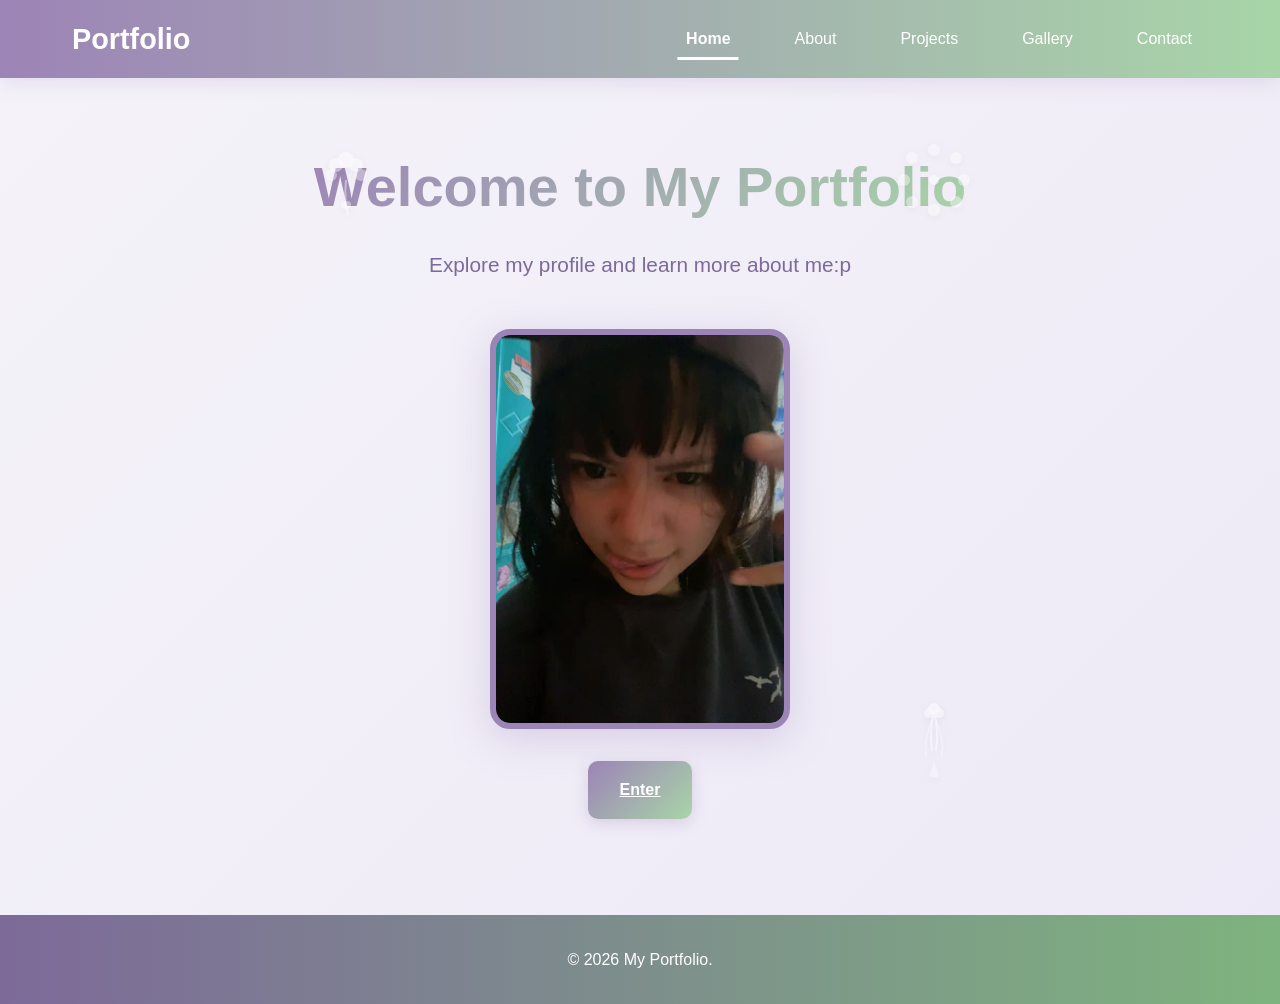
<file: index.html>
<!DOCTYPE html>
<html lang="en">
<head>
    <meta charset="UTF-8">
    <meta name="viewport" content="width=device-width, initial-scale=1.0">
    <title>Home - My Portfolio</title>
    <link rel="stylesheet" href="styles.css">
</head>
<body>
    <!-- Navigation Bar -->
    <nav class="navbar">
        <div class="nav-container">
            <div class="logo">Portfolio</div>
            <ul class="nav-menu">
                <li><a href="index.html" class="nav-link active">Home</a></li>
                <li><a href="about.html" class="nav-link">About</a></li>
                <li><a href="projects.html" class="nav-link">Projects</a></li>
                <li><a href="gallery.html" class="nav-link">Gallery</a></li>
                <li><a href="contact.html" class="nav-link">Contact</a></li>
            </ul>
        </div>
    </nav>

    <!-- Main Content -->
    <main class="home-container">
        <!-- Decorative Doodles -->
        <div class="doodle doodle-rose top-left">
            <svg viewBox="0 0 100 100" xmlns="http://www.w3.org/2000/svg">
                <circle cx="50" cy="30" r="8" fill="white" opacity="0.8"/>
                <circle cx="40" cy="35" r="7" fill="white" opacity="0.7"/>
                <circle cx="60" cy="35" r="7" fill="white" opacity="0.7"/>
                <circle cx="35" cy="45" r="6" fill="white" opacity="0.6"/>
                <circle cx="65" cy="45" r="6" fill="white" opacity="0.6"/>
                <path d="M 50 50 Q 48 70 52 85" stroke="white" stroke-width="2" fill="none" opacity="0.7"/>
                <ellipse cx="48" cy="75" rx="3" ry="4" fill="white" opacity="0.7"/>
                <ellipse cx="52" cy="75" rx="3" ry="4" fill="white" opacity="0.7"/>
            </svg>
        </div>

        <div class="doodle doodle-tulip bottom-right">
            <svg viewBox="0 0 100 100" xmlns="http://www.w3.org/2000/svg">
                <path d="M 50 20 Q 45 40 48 60" stroke="white" stroke-width="2" fill="none" opacity="0.7"/>
                <path d="M 50 20 Q 55 40 52 60" stroke="white" stroke-width="2" fill="none" opacity="0.7"/>
                <path d="M 50 25 Q 40 45 42 65" stroke="white" stroke-width="1.5" fill="none" opacity="0.5"/>
                <path d="M 50 25 Q 60 45 58 65" stroke="white" stroke-width="1.5" fill="none" opacity="0.5"/>
                <circle cx="50" cy="18" r="6" fill="white" opacity="0.8"/>
                <circle cx="45" cy="22" r="5" fill="white" opacity="0.7"/>
                <circle cx="55" cy="22" r="5" fill="white" opacity="0.7"/>
                <path d="M 50 70 L 45 85 Q 50 88 55 85 Z" fill="white" opacity="0.6"/>
            </svg>
        </div>

        <div class="doodle doodle-flower top-right">
            <svg viewBox="0 0 100 100" xmlns="http://www.w3.org/2000/svg">
                <circle cx="50" cy="50" r="5" fill="white" opacity="0.8"/>
                <circle cx="50" cy="20" r="6" fill="white" opacity="0.7"/>
                <circle cx="80" cy="50" r="6" fill="white" opacity="0.7"/>
                <circle cx="50" cy="80" r="6" fill="white" opacity="0.7"/>
                <circle cx="20" cy="50" r="6" fill="white" opacity="0.7"/>
                <circle cx="72" cy="28" r="6" fill="white" opacity="0.7"/>
                <circle cx="72" cy="72" r="6" fill="white" opacity="0.7"/>
                <circle cx="28" cy="28" r="6" fill="white" opacity="0.7"/>
                <circle cx="28" cy="72" r="6" fill="white" opacity="0.7"/>
            </svg>
        </div>

        <!-- Hero Section -->
        <section class="hero">
            <div class="hero-content">
                <h1 class="hero-title">Welcome to My Portfolio</h1>
                <p class="hero-subtitle">Explore my profile and learn more about me:p</p>
            </div>

            <!-- Background Image Container -->
            <div class="image-container">
                <img id="homeImage" src="aira (2).jpg" alt="Profile Photo" class="home-image">
                
                <!-- Image Controls -->
                <div class="image-controls">
                    <a href="about.html" class="upload-btn">
                        Enter
                    </a>
                </div>
            </div>
        </section>
    </main>

    <!-- Footer -->
    <footer class="footer">
        <p>&copy; 2026 My Portfolio.</p>
    </footer>
</body>
</html>
</file>
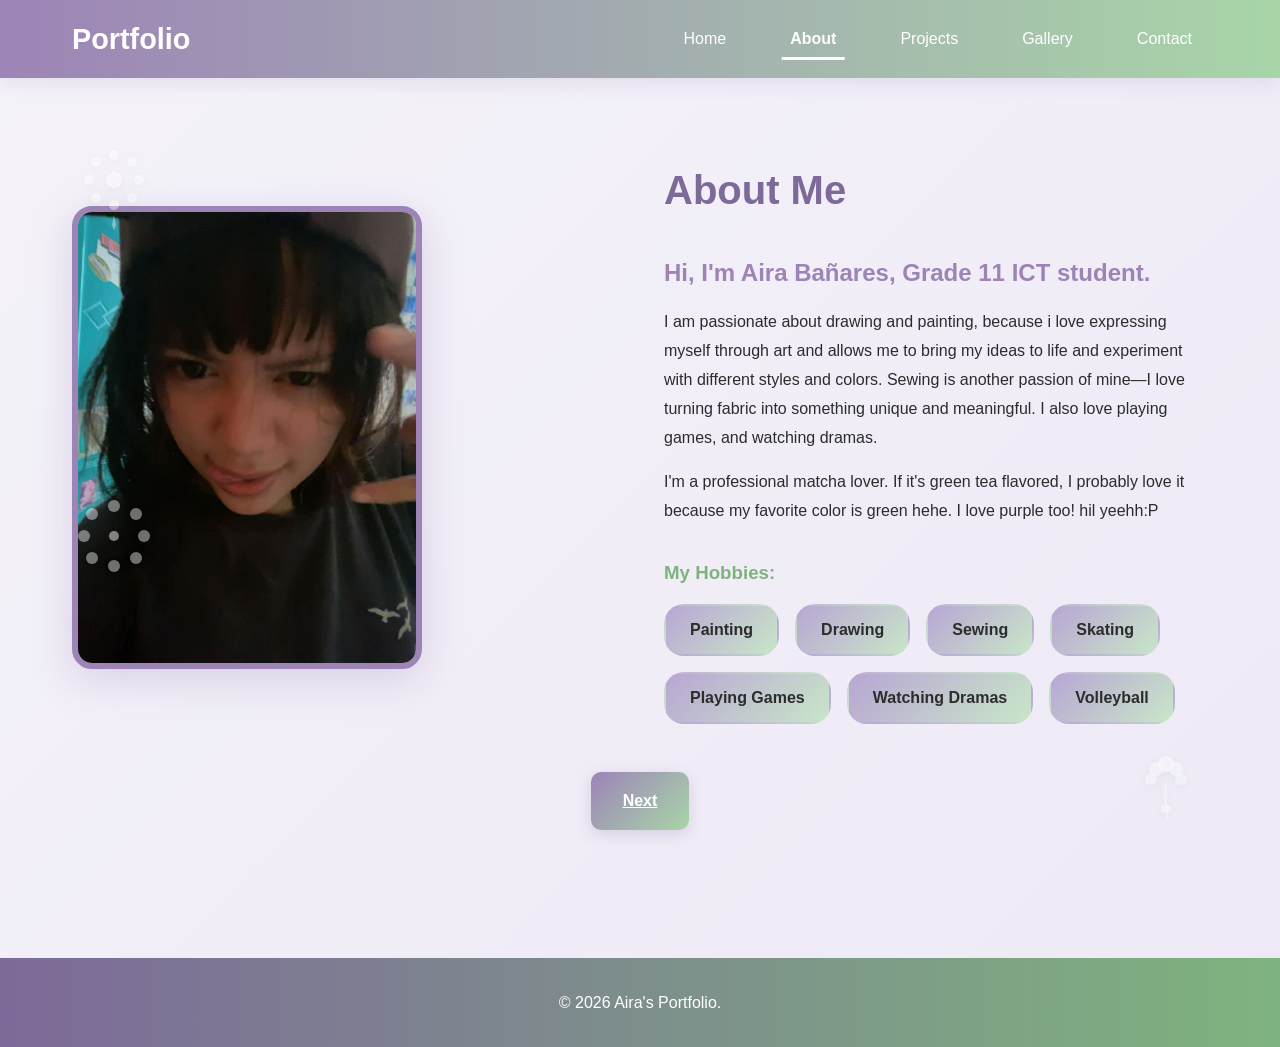
<file: about.html>
<!DOCTYPE html>
<html lang="en">
<head>
    <meta charset="UTF-8">
    <meta name="viewport" content="width=device-width, initial-scale=1.0">
    <title>About Me - My Portfolio</title>
    <link rel="stylesheet" href="styles.css">
</head>
<body>
    <!-- Navigation Bar -->
    <nav class="navbar">
        <div class="nav-container">
            <div class="logo">Portfolio</div>
            <ul class="nav-menu">
                <li><a href="index.html" class="nav-link">Home</a></li>
                <li><a href="about.html" class="nav-link active">About</a></li>
                <li><a href="projects.html" class="nav-link">Projects</a></li>
                <li><a href="gallery.html" class="nav-link">Gallery</a></li>
                <li><a href="contact.html" class="nav-link">Contact</a></li>
            </ul>
        </div>
    </nav>

    <!-- Main Content -->
    <main class="about-container">
        <!-- Decorative Doodles -->
        <div class="doodle doodle-sunflower top-left">
            <svg viewBox="0 0 100 100" xmlns="http://www.w3.org/2000/svg">
                <circle cx="50" cy="50" r="8" fill="white" opacity="0.8"/>
                <circle cx="50" cy="25" r="5" fill="white" opacity="0.7"/>
                <circle cx="75" cy="50" r="5" fill="white" opacity="0.7"/>
                <circle cx="50" cy="75" r="5" fill="white" opacity="0.7"/>
                <circle cx="25" cy="50" r="5" fill="white" opacity="0.7"/>
                <circle cx="68" cy="32" r="5" fill="white" opacity="0.7"/>
                <circle cx="68" cy="68" r="5" fill="white" opacity="0.7"/>
                <circle cx="32" cy="32" r="5" fill="white" opacity="0.7"/>
                <circle cx="32" cy="68" r="5" fill="white" opacity="0.7"/>
                <path d="M 50 85 L 48 95 L 50 100 L 52 95 Z" fill="white" opacity="0.6"/>
            </svg>
        </div>

        <div class="doodle doodle-rose bottom-right">
            <svg viewBox="0 0 100 100" xmlns="http://www.w3.org/2000/svg">
                <circle cx="50" cy="30" r="8" fill="white" opacity="0.8"/>
                <circle cx="40" cy="35" r="7" fill="white" opacity="0.7"/>
                <circle cx="60" cy="35" r="7" fill="white" opacity="0.7"/>
                <circle cx="35" cy="45" r="6" fill="white" opacity="0.6"/>
                <circle cx="65" cy="45" r="6" fill="white" opacity="0.6"/>
                <path d="M 50 50 Q 48 70 52 85" stroke="white" stroke-width="2" fill="none" opacity="0.7"/>
                <ellipse cx="48" cy="75" rx="3" ry="4" fill="white" opacity="0.7"/>
                <ellipse cx="52" cy="75" rx="3" ry="4" fill="white" opacity="0.7"/>
            </svg>
        </div>

        <div class="doodle doodle-flower middle-left">
            <svg viewBox="0 0 100 100" xmlns="http://www.w3.org/2000/svg">
                <circle cx="50" cy="50" r="5" fill="white" opacity="0.8"/>
                <circle cx="50" cy="20" r="6" fill="white" opacity="0.7"/>
                <circle cx="80" cy="50" r="6" fill="white" opacity="0.7"/>
                <circle cx="50" cy="80" r="6" fill="white" opacity="0.7"/>
                <circle cx="20" cy="50" r="6" fill="white" opacity="0.7"/>
                <circle cx="72" cy="28" r="6" fill="white" opacity="0.7"/>
                <circle cx="72" cy="72" r="6" fill="white" opacity="0.7"/>
                <circle cx="28" cy="28" r="6" fill="white" opacity="0.7"/>
                <circle cx="28" cy="72" r="6" fill="white" opacity="0.7"/>
            </svg>
        </div>

        <!-- Profile Section -->
        <section class="profile-section">
            <div class="profile-grid">
                <!-- Profile Image -->
                <div class="profile-image-wrapper">
                    <img src="aira (2).jpg" alt="Profile Photo" class="profile-image">
                </div>

                <!-- Profile Info -->
                <div class="profile-info">
                    <h1 class="profile-name">About Me</h1>
                    <p class="profile-title"></p>
                    
                    <div class="bio-section">
                        <h2>Hi, I'm Aira Bañares, Grade 11 ICT student. </h2>
                        <p class="bio-text">
                           I am passionate about drawing and painting, because i love expressing myself through art and allows me to bring my ideas to life and experiment with different styles and colors. Sewing is another passion of mine—I love turning fabric into something unique and meaningful. I also love playing games, and watching dramas.
                     </p>
                    <p class="bio-text">
                        I'm a professional matcha lover. If it's green tea flavored, I probably love it because my favorite color is green hehe. I love purple too! hil yeehh:P
                    </p>
                    </div>

                    <!-- Skills Section -->
                    <div class="skills-section">
                        <h3>My Hobbies:</h3>
                        <div class="skills-list">
                            <span class="skill-tag">Painting</span>
                            <span class="skill-tag">Drawing</span>
                            <span class="skill-tag">Sewing</span>
                            <span class="skill-tag">Skating</span>
                            <span class="skill-tag">Playing Games</span>
                            <span class="skill-tag">Watching Dramas</span>
                            <span class="skill-tag">Volleyball</span>
                        </div>
                    </div>
                </div>
            </div>
        </section>

        <!-- Next Button -->
        <div class="next-button-container">
            <a href="projects.html" class="upload-btn">
                Next
            </a>
        </div>
    </main>

    <!-- Footer -->
    <footer class="footer">
        <p>&copy; 2026 Aira's Portfolio.</p>
    </footer>
</body>
</html>
</file>
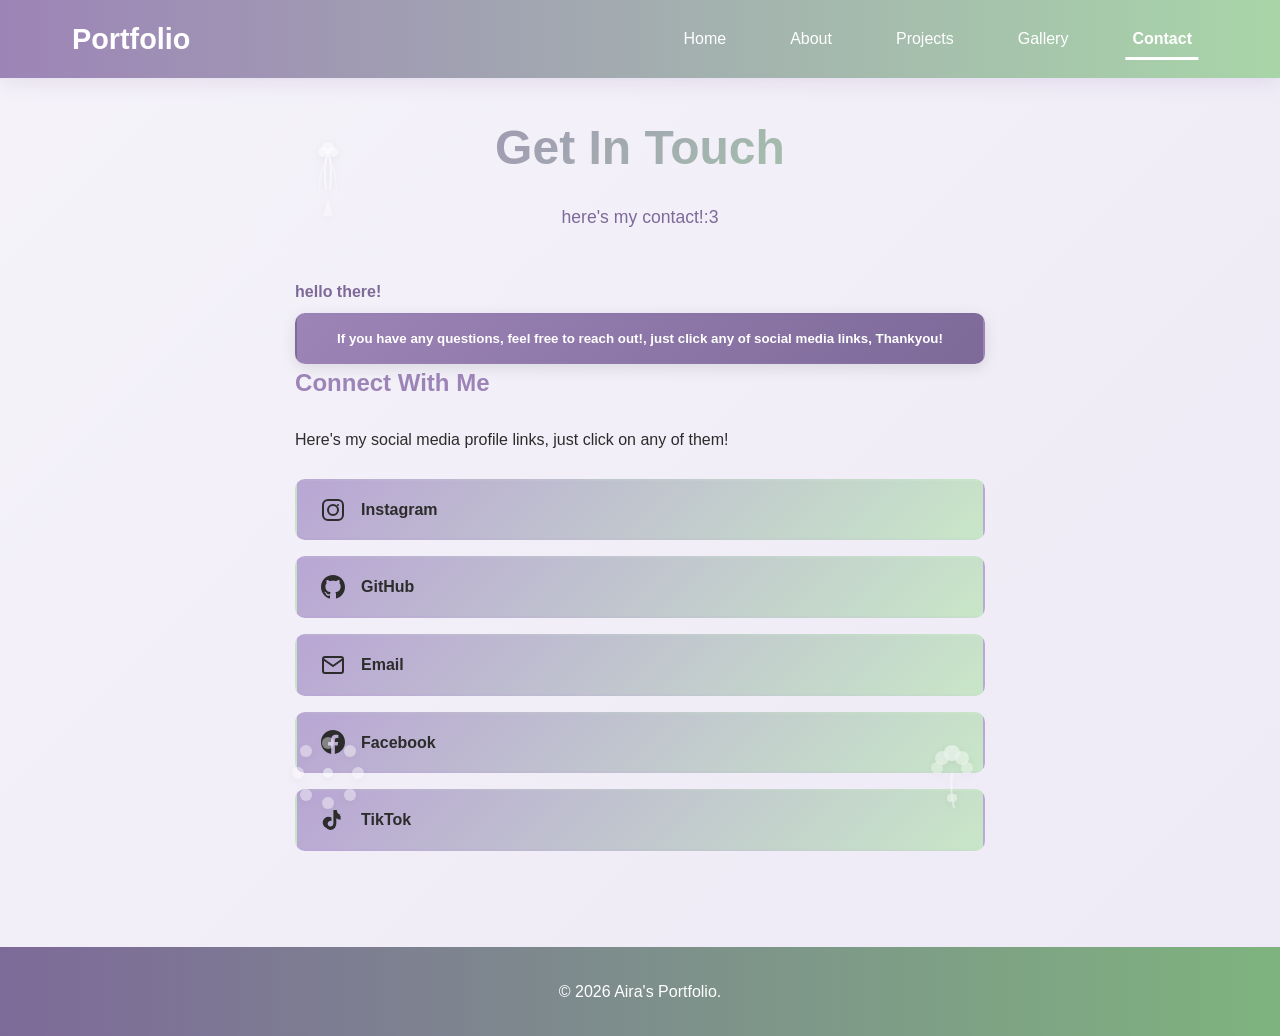
<file: contact.html>
<!DOCTYPE html>
<html lang="en">
<head>
    <meta charset="UTF-8">
    <meta name="viewport" content="width=device-width, initial-scale=1.0">
    <title>Contact - My Portfolio</title>
    <link rel="stylesheet" href="styles.css">
</head>
<body>
    <!-- Navigation Bar -->
    <nav class="navbar">
        <div class="nav-container">
            <div class="logo">Portfolio</div>
            <ul class="nav-menu">
                <li><a href="index.html" class="nav-link">Home</a></li>
                <li><a href="about.html" class="nav-link">About</a></li>
                <li><a href="projects.html" class="nav-link">Projects</a></li>
                <li><a href="gallery.html" class="nav-link">Gallery</a></li>
                <li><a href="contact.html" class="nav-link active">Contact</a></li>
            </ul>
        </div>
    </nav>

    <!-- Main Content -->
    <main class="contact-container">
        <!-- Decorative Doodles -->
        <div class="doodle doodle-tulip top-left">
            <svg viewBox="0 0 100 100" xmlns="http://www.w3.org/2000/svg">
                <path d="M 50 20 Q 45 40 48 60" stroke="white" stroke-width="2" fill="none" opacity="0.7"/>
                <path d="M 50 20 Q 55 40 52 60" stroke="white" stroke-width="2" fill="none" opacity="0.7"/>
                <path d="M 50 25 Q 40 45 42 65" stroke="white" stroke-width="1.5" fill="none" opacity="0.5"/>
                <path d="M 50 25 Q 60 45 58 65" stroke="white" stroke-width="1.5" fill="none" opacity="0.5"/>
                <circle cx="50" cy="18" r="6" fill="white" opacity="0.8"/>
                <circle cx="45" cy="22" r="5" fill="white" opacity="0.7"/>
                <circle cx="55" cy="22" r="5" fill="white" opacity="0.7"/>
                <path d="M 50 70 L 45 85 Q 50 88 55 85 Z" fill="white" opacity="0.6"/>
            </svg>
        </div>

        <div class="doodle doodle-rose bottom-right">
            <svg viewBox="0 0 100 100" xmlns="http://www.w3.org/2000/svg">
                <circle cx="50" cy="30" r="8" fill="white" opacity="0.8"/>
                <circle cx="40" cy="35" r="7" fill="white" opacity="0.7"/>
                <circle cx="60" cy="35" r="7" fill="white" opacity="0.7"/>
                <circle cx="35" cy="45" r="6" fill="white" opacity="0.6"/>
                <circle cx="65" cy="45" r="6" fill="white" opacity="0.6"/>
                <path d="M 50 50 Q 48 70 52 85" stroke="white" stroke-width="2" fill="none" opacity="0.7"/>
                <ellipse cx="48" cy="75" rx="3" ry="4" fill="white" opacity="0.7"/>
                <ellipse cx="52" cy="75" rx="3" ry="4" fill="white" opacity="0.7"/>
            </svg>
        </div>

        <div class="doodle doodle-flower bottom-left">
            <svg viewBox="0 0 100 100" xmlns="http://www.w3.org/2000/svg">
                <circle cx="50" cy="50" r="5" fill="white" opacity="0.8"/>
                <circle cx="50" cy="20" r="6" fill="white" opacity="0.7"/>
                <circle cx="80" cy="50" r="6" fill="white" opacity="0.7"/>
                <circle cx="50" cy="80" r="6" fill="white" opacity="0.7"/>
                <circle cx="20" cy="50" r="6" fill="white" opacity="0.7"/>
                <circle cx="72" cy="28" r="6" fill="white" opacity="0.7"/>
                <circle cx="72" cy="72" r="6" fill="white" opacity="0.7"/>
                <circle cx="28" cy="28" r="6" fill="white" opacity="0.7"/>
                <circle cx="28" cy="72" r="6" fill="white" opacity="0.7"/>
            </svg>
        </div>

        <!-- Page Title -->
        <div class="page-header">
            <h1>Get In Touch</h1>
            <p>here's my contact!:3</p>
        </div>

        <!-- reminder -->
                        <div class="form-group">
                            <label for="message"> hello there!</label>
                        </div>

                        <button type="submit" class="btn btn-primary">If you have any questions, feel free to reach out!, just click any of social media links, Thankyou!</button>
                    </form>
                </div>

                <!-- Social Media Links -->
                <div class="social-section">
                    <h2>Connect With Me</h2>
                    <p>Here's my social media profile links, just click on any of them!</p>
                    
                    <div class="social-links">
                        <a href="https://www.instagram.com/xoxo.qya" class="social-link instagram-link" target="_blank">
                            <svg viewBox="0 0 24 24" xmlns="http://www.w3.org/2000/svg">
                                <rect x="2" y="2" width="20" height="20" rx="5" ry="5" fill="none" stroke="currentColor" stroke-width="2"/>
                                <circle cx="12" cy="12" r="5" fill="none" stroke="currentColor" stroke-width="2"/>
                                <circle cx="17" cy="7" r="1" fill="currentColor"/>
                            </svg>
                            Instagram
                        </a>
                        <a href="https://www.github.com/airabnrz0o" class="social-link github-link" target="_blank">
                            <svg viewBox="0 0 24 24" xmlns="http://www.w3.org/2000/svg">
                                <path d="M12 0C5.37 0 0 5.37 0 12c0 5.31 3.435 9.795 8.205 11.385.6.105.825-.255.825-.57 0-.285-.015-1.23-.015-2.235-3.015.555-3.795-.735-4.035-1.41-.135-.345-.72-1.41-1.23-1.695-.42-.225-1.02-.78-.015-.795.945-.015 1.62.87 1.845 1.23 1.08 1.815 2.805 1.305 3.495.99.105-.78.42-1.305.765-1.605-2.67-.3-5.46-1.335-5.46-5.925 0-1.305.465-2.385 1.23-3.225-.12-.3-.54-1.53.12-3.18 0 0 1.005-.315 3.3 1.23.96-.27 1.98-.405 3-.405s2.04.135 3 0.405c2.295-1.56 3.3-1.23 3.3-1.23.66 1.65.24 2.88.12 3.18.765.84 1.23 1.905 1.23 3.225 0 4.605-2.805 5.625-5.475 5.925.435.375.81 1.095.81 2.22 0 1.605-.015 2.895-.015 3.3 0 .315.225.69.825.57A12.01 12.01 0 0012 24c6.63 0 12-5.37 12-12 0-6.63-5.37-12-12-12z" fill="currentColor"/>
                            </svg>
                            GitHub
                        </a>
                        <a href="mailto:your.airabanares.0o@gmail.com" class="social-link email-link">
                            <svg viewBox="0 0 24 24" xmlns="http://www.w3.org/2000/svg">
                                <rect x="2" y="4" width="20" height="16" rx="2" ry="2" fill="none" stroke="currentColor" stroke-width="2"/>
                                <path d="M22 6L12 13L2 6" fill="none" stroke="currentColor" stroke-width="2" stroke-linejoin="round"/>
                            </svg>
                            Email
                        </a>
                        <a href="https://www.facebook.com/quinii.ie" class="social-link facebook-link" target="_blank">
                            <svg viewBox="0 0 24 24" xmlns="http://www.w3.org/2000/svg">
                                <path d="M24 12.073c0-6.627-5.373-12-12-12s-12 5.373-12 12c0 5.99 4.388 10.954 10.125 11.854v-8.385H7.078v-3.47h3.047V9.43c0-3.007 1.792-4.669 4.533-4.669 1.312 0 2.686.235 2.686.235v2.953H15.83c-1.491 0-1.956.925-1.956 1.874v2.25h3.328l-.532 3.47h-2.796v8.385C19.612 23.027 24 18.062 24 12.073z" fill="currentColor"/>
                            </svg>
                            Facebook
                        </a>
                        <a href="https://www.tiktok.com/@fuku.0o" class="social-link tiktok-link" target="_blank">
                            <svg viewBox="0 0 24 24" xmlns="http://www.w3.org/2000/svg">
                                <path d="M19.59 6.69a4.83 4.83 0 0 1-3.77-4.25V2h-3.45v13.67a2.89 2.89 0 0 1-5.1 1.75 2.9 2.9 0 0 1 2.31-4.64 2.88 2.88 0 0 1 .88.13V9.4a5.85 5.85 0 0 0-.44-.05A5.7 5.7 0 0 0 5 19.77a5.7 5.7 0 0 0 9.14-.3 8.05 8.05 0 0 0 1.17-4.71V10.3a7.22 7.22 0 0 0 4.29 1.39v-3.8a4.6 4.6 0 0 1-1 .09z" fill="currentColor"/>
                            </svg>
                            TikTok
                        </a>
                    </div>
                </div>
            </div>
        </section>
    </main>

    <!-- Footer -->
    <footer class="footer">
        <p>&copy; 2026 Aira's Portfolio.</p>
    </footer>
</body>
</html>
</file>
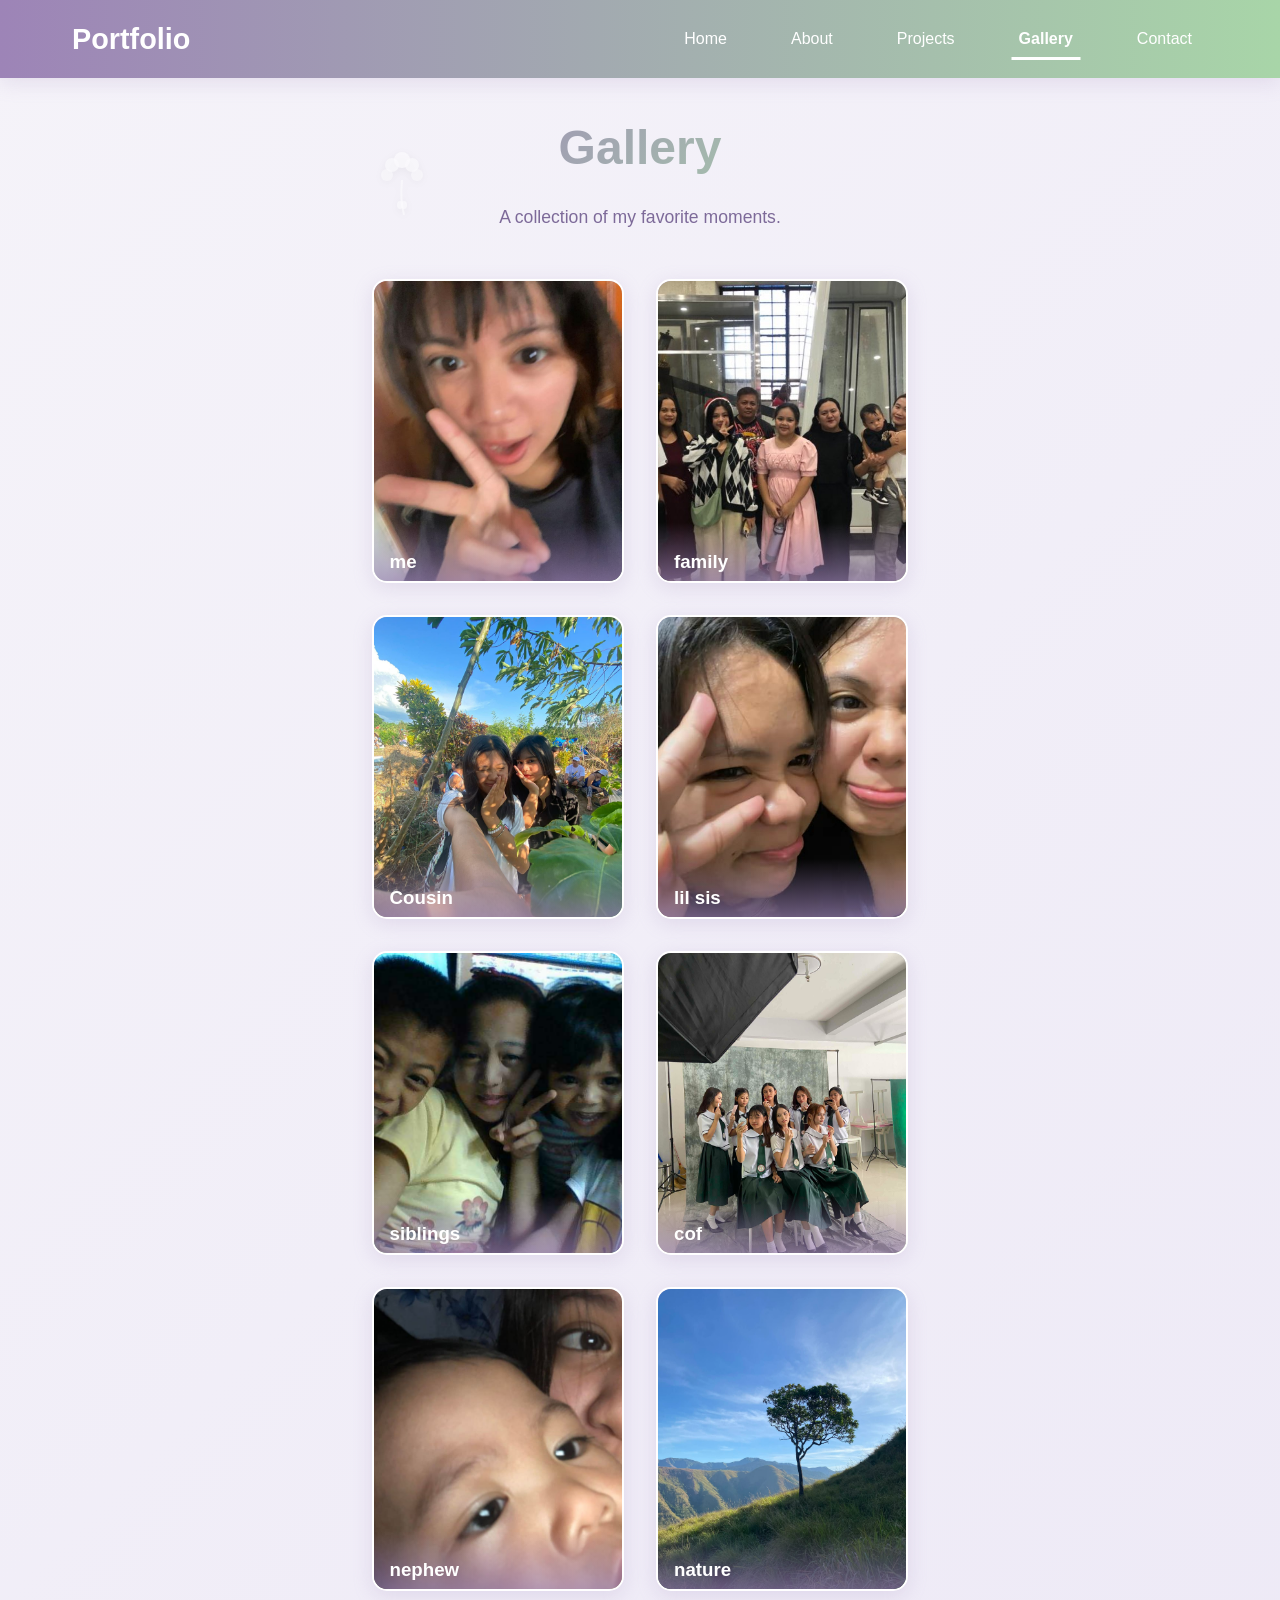
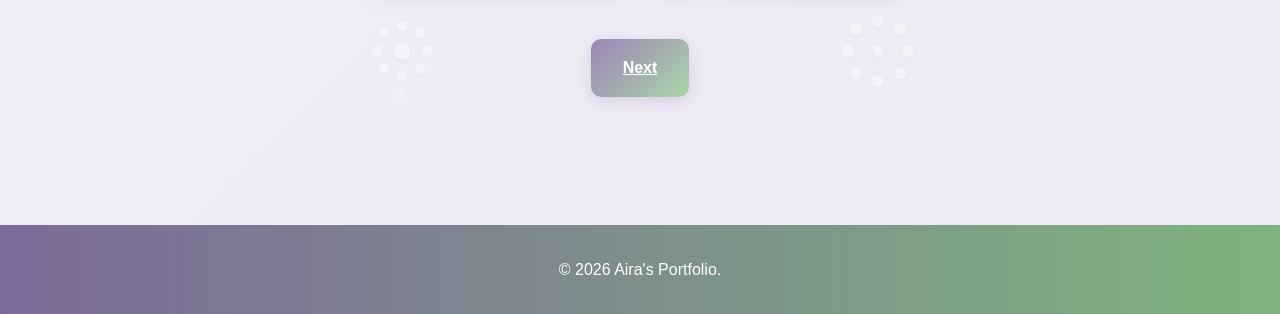
<file: gallery.html>
<!DOCTYPE html>
<html lang="en">
<head>
    <meta charset="UTF-8">
    <meta name="viewport" content="width=device-width, initial-scale=1.0">
    <title>Gallery - My Portfolio</title>
    <link rel="stylesheet" href="styles.css">
</head>
<body>
    <!-- Navigation Bar -->
    <nav class="navbar">
        <div class="nav-container">
            <div class="logo">Portfolio</div>
            <ul class="nav-menu">
                <li><a href="index.html" class="nav-link">Home</a></li>
                <li><a href="about.html" class="nav-link">About</a></li>
                <li><a href="projects.html" class="nav-link">Projects</a></li>
                <li><a href="gallery.html" class="nav-link active">Gallery</a></li>
                <li><a href="contact.html" class="nav-link">Contact</a></li>
            </ul>
        </div>
    </nav>

    <!-- Main Content -->
    <main class="gallery-container">
        <!-- Decorative Doodles -->
        <div class="doodle doodle-rose top-left">
            <svg viewBox="0 0 100 100" xmlns="http://www.w3.org/2000/svg">
                <circle cx="50" cy="30" r="8" fill="white" opacity="0.8"/>
                <circle cx="40" cy="35" r="7" fill="white" opacity="0.7"/>
                <circle cx="60" cy="35" r="7" fill="white" opacity="0.7"/>
                <circle cx="35" cy="45" r="6" fill="white" opacity="0.6"/>
                <circle cx="65" cy="45" r="6" fill="white" opacity="0.6"/>
                <path d="M 50 50 Q 48 70 52 85" stroke="white" stroke-width="2" fill="none" opacity="0.7"/>
                <ellipse cx="48" cy="75" rx="3" ry="4" fill="white" opacity="0.7"/>
                <ellipse cx="52" cy="75" rx="3" ry="4" fill="white" opacity="0.7"/>
            </svg>
        </div>

        <div class="doodle doodle-flower bottom-right">
            <svg viewBox="0 0 100 100" xmlns="http://www.w3.org/2000/svg">
                <circle cx="50" cy="50" r="5" fill="white" opacity="0.8"/>
                <circle cx="50" cy="20" r="6" fill="white" opacity="0.7"/>
                <circle cx="80" cy="50" r="6" fill="white" opacity="0.7"/>
                <circle cx="50" cy="80" r="6" fill="white" opacity="0.7"/>
                <circle cx="20" cy="50" r="6" fill="white" opacity="0.7"/>
                <circle cx="72" cy="28" r="6" fill="white" opacity="0.7"/>
                <circle cx="72" cy="72" r="6" fill="white" opacity="0.7"/>
                <circle cx="28" cy="28" r="6" fill="white" opacity="0.7"/>
                <circle cx="28" cy="72" r="6" fill="white" opacity="0.7"/>
            </svg>
        </div>

        <div class="doodle doodle-sunflower bottom-left">
            <svg viewBox="0 0 100 100" xmlns="http://www.w3.org/2000/svg">
                <circle cx="50" cy="50" r="8" fill="white" opacity="0.8"/>
                <circle cx="50" cy="25" r="5" fill="white" opacity="0.7"/>
                <circle cx="75" cy="50" r="5" fill="white" opacity="0.7"/>
                <circle cx="50" cy="75" r="5" fill="white" opacity="0.7"/>
                <circle cx="25" cy="50" r="5" fill="white" opacity="0.7"/>
                <circle cx="68" cy="32" r="5" fill="white" opacity="0.7"/>
                <circle cx="68" cy="68" r="5" fill="white" opacity="0.7"/>
                <circle cx="32" cy="32" r="5" fill="white" opacity="0.7"/>
                <circle cx="32" cy="68" r="5" fill="white" opacity="0.7"/>
                <path d="M 50 85 L 48 95 L 50 100 L 52 95 Z" fill="white" opacity="0.6"/>
            </svg>
        </div>

        <!-- Page Title -->
        <div class="page-header">
            <h1>Gallery</h1>
            <p>A collection of my favorite moments.</p>
        </div>

        <!-- Gallery Grid -->
        <section class="gallery-grid">
            <article class="gallery-item">
                <div class="gallery-image-wrapper">
                    <img src="aya (2).jpg" alt="Gallery Photo 1" class="gallery-image">
                </div>
                <h3 class="gallery-title">me</h3>
            </article>

            <article class="gallery-item">
                <div class="gallery-image-wrapper">
                    <img src="fam (2).jpg" alt="Gallery Photo 2" class="gallery-image">
                </div>
                <h3 class="gallery-title">family</h3>
            </article>

            <article class="gallery-item">
                <div class="gallery-image-wrapper">
                    <img src="me nd marj.jpg" alt="Gallery Photo 3" class="gallery-image">
                </div>
                <h3 class="gallery-title">Cousin</h3>
            </article>

            <article class="gallery-item">
                <div class="gallery-image-wrapper">
                    <img src="sis.jpg" alt="Gallery Photo 5" class="gallery-image">
                </div>
                <h3 class="gallery-title">lil sis</h3>
            </article>

            <article class="gallery-item">
                <div class="gallery-image-wrapper">
                    <img src="siblings.jpg" alt="Gallery Photo 6" class="gallery-image">
                </div>
                <h3 class="gallery-title">siblings</h3>
            </article>

            <article class="gallery-item">
                <div class="gallery-image-wrapper">
                    <img src="homies.jpg" alt="Gallery Photo 8" class="gallery-image">
                </div>
                <h3 class="gallery-title">cof</h3>
            </article>

            <article class="gallery-item">
                <div class="gallery-image-wrapper">
                    <img src="gael.jpg" alt="Gallery Photo 9" class="gallery-image">
                </div>
                <h3 class="gallery-title">nephew</h3>
            </article>
             <article class="gallery-item">
                <div class="gallery-image-wrapper">

                    <img src="nature.jpg" alt="Gallery Photo 9" class="gallery-image">
                </div>
                <h3 class="gallery-title">nature</h3>
            </article>

        </section>

        <!-- Next Button -->
        <div class="next-button-container">
            <a href="contact.html" class="upload-btn">
                Next
            </a>
        </div>
    </main>

    <!-- Footer -->
    <footer class="footer">
        <p>&copy; 2026 Aira's Portfolio.</p>
    </footer>
</body>
</html>
</file>
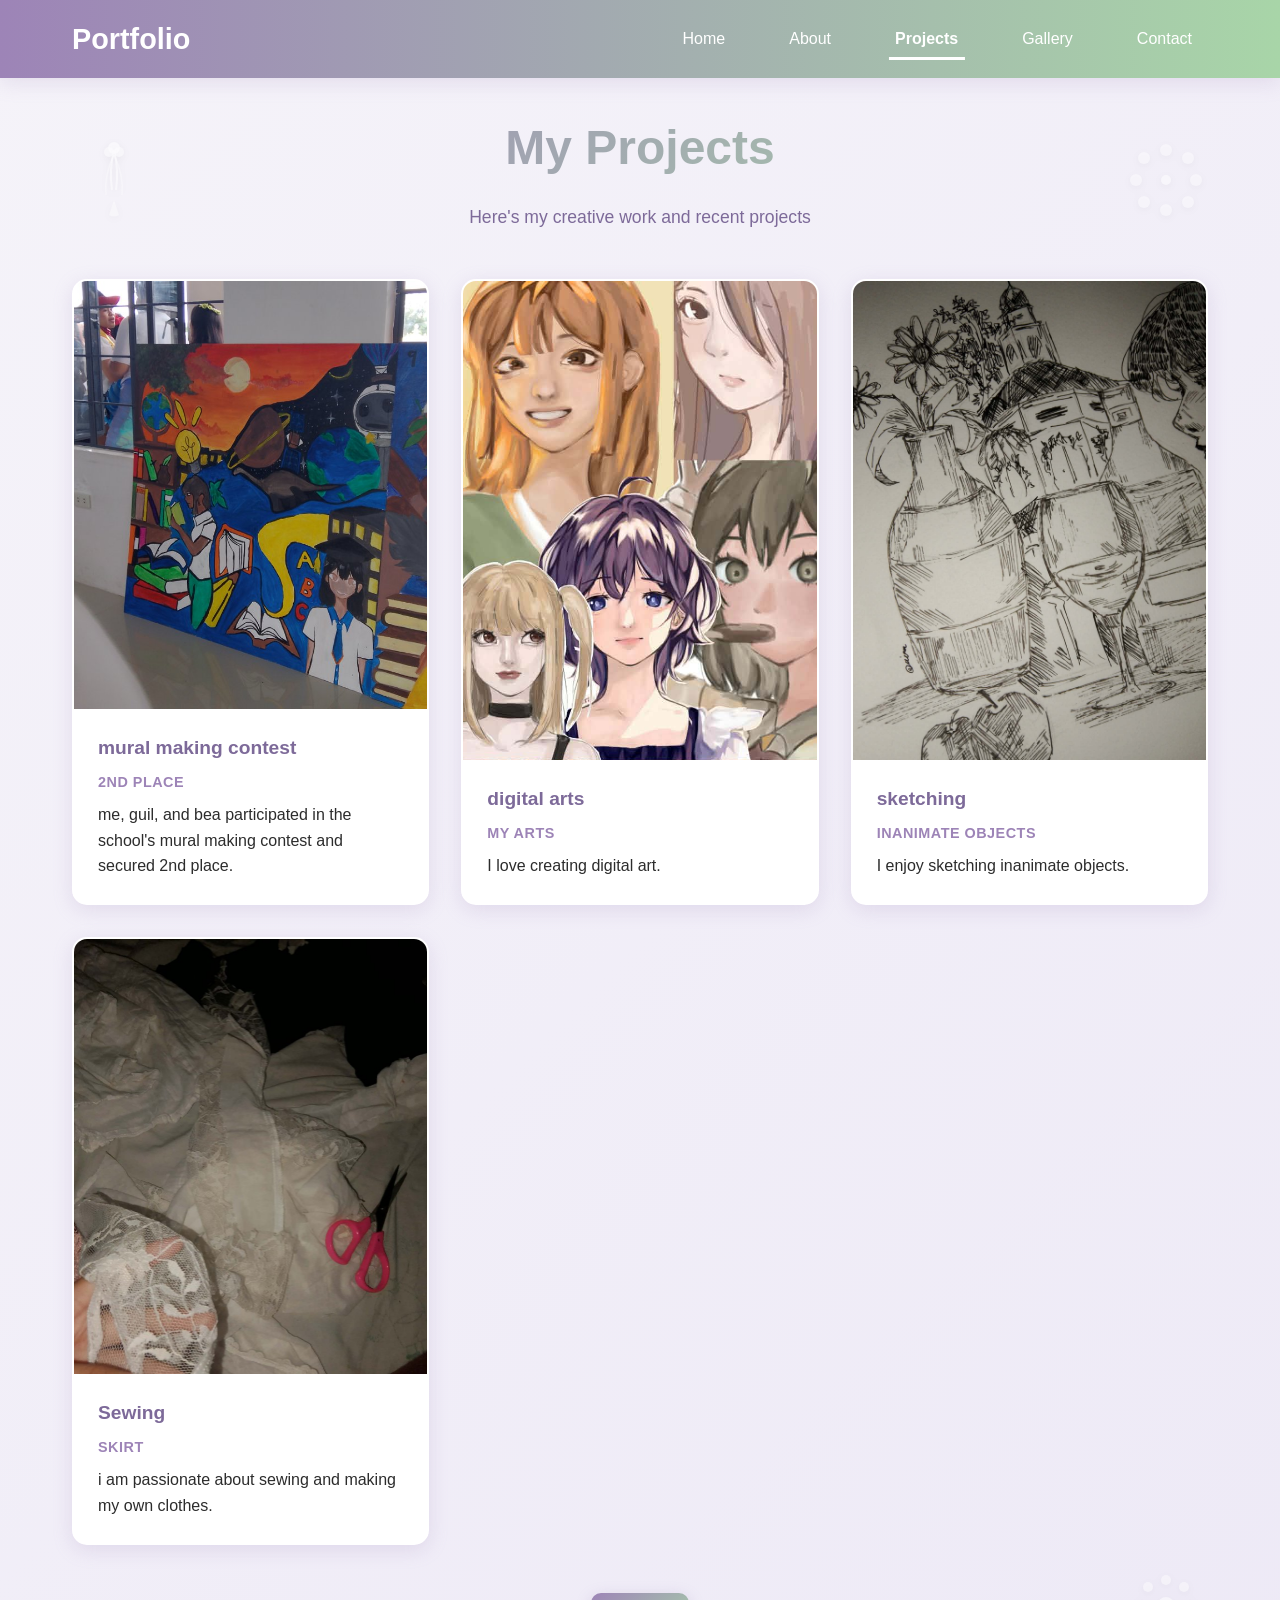
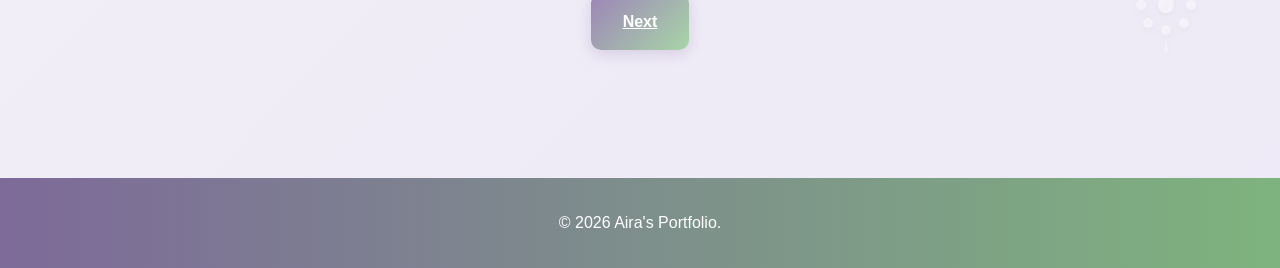
<file: projects.html>
<!DOCTYPE html>
<html lang="en">
<head>
    <meta charset="UTF-8">
    <meta name="viewport" content="width=device-width, initial-scale=1.0">
    <title>Projects - My Portfolio</title>
    <link rel="stylesheet" href="styles.css">
</head>
<body>
    <!-- Navigation Bar -->
    <nav class="navbar">
        <div class="nav-container">
            <div class="logo">Portfolio</div>
            <ul class="nav-menu">
                <li><a href="index.html" class="nav-link">Home</a></li>
                <li><a href="about.html" class="nav-link">About</a></li>
                <li><a href="projects.html" class="nav-link active">Projects</a></li>
                <li><a href="gallery.html" class="nav-link">Gallery</a></li>
                <li><a href="contact.html" class="nav-link">Contact</a></li>
            </ul>
        </div>
    </nav>

    <!-- Main Content -->
    <main class="projects-container">
        <!-- Decorative Doodles -->
        <div class="doodle doodle-tulip top-left">
            <svg viewBox="0 0 100 100" xmlns="http://www.w3.org/2000/svg">
                <path d="M 50 20 Q 45 40 48 60" stroke="white" stroke-width="2" fill="none" opacity="0.7"/>
                <path d="M 50 20 Q 55 40 52 60" stroke="white" stroke-width="2" fill="none" opacity="0.7"/>
                <path d="M 50 25 Q 40 45 42 65" stroke="white" stroke-width="1.5" fill="none" opacity="0.5"/>
                <path d="M 50 25 Q 60 45 58 65" stroke="white" stroke-width="1.5" fill="none" opacity="0.5"/>
                <circle cx="50" cy="18" r="6" fill="white" opacity="0.8"/>
                <circle cx="45" cy="22" r="5" fill="white" opacity="0.7"/>
                <circle cx="55" cy="22" r="5" fill="white" opacity="0.7"/>
                <path d="M 50 70 L 45 85 Q 50 88 55 85 Z" fill="white" opacity="0.6"/>
            </svg>
        </div>

        <div class="doodle doodle-sunflower bottom-right">
            <svg viewBox="0 0 100 100" xmlns="http://www.w3.org/2000/svg">
                <circle cx="50" cy="50" r="8" fill="white" opacity="0.8"/>
                <circle cx="50" cy="25" r="5" fill="white" opacity="0.7"/>
                <circle cx="75" cy="50" r="5" fill="white" opacity="0.7"/>
                <circle cx="50" cy="75" r="5" fill="white" opacity="0.7"/>
                <circle cx="25" cy="50" r="5" fill="white" opacity="0.7"/>
                <circle cx="68" cy="32" r="5" fill="white" opacity="0.7"/>
                <circle cx="68" cy="68" r="5" fill="white" opacity="0.7"/>
                <circle cx="32" cy="32" r="5" fill="white" opacity="0.7"/>
                <circle cx="32" cy="68" r="5" fill="white" opacity="0.7"/>
                <path d="M 50 85 L 48 95 L 50 100 L 52 95 Z" fill="white" opacity="0.6"/>
            </svg>
        </div>

        <div class="doodle doodle-flower top-right">
            <svg viewBox="0 0 100 100" xmlns="http://www.w3.org/2000/svg">
                <circle cx="50" cy="50" r="5" fill="white" opacity="0.8"/>
                <circle cx="50" cy="20" r="6" fill="white" opacity="0.7"/>
                <circle cx="80" cy="50" r="6" fill="white" opacity="0.7"/>
                <circle cx="50" cy="80" r="6" fill="white" opacity="0.7"/>
                <circle cx="20" cy="50" r="6" fill="white" opacity="0.7"/>
                <circle cx="72" cy="28" r="6" fill="white" opacity="0.7"/>
                <circle cx="72" cy="72" r="6" fill="white" opacity="0.7"/>
                <circle cx="28" cy="28" r="6" fill="white" opacity="0.7"/>
                <circle cx="28" cy="72" r="6" fill="white" opacity="0.7"/>
            </svg>
        </div>

        
</html><!-- Page Title -->
        <div class="page-header">
            <h1>My Projects</h1>
            <p>Here's my creative work and recent projects</p>
        </div>

        <!-- School Projects Gallery -->
        <section class="school-projects-gallery">
            <!-- Project 1 -->
            <div class="gallery-item">
                <div class="gallery-image">
                    <img src="mural making.jpg" alt="School Project 1">
                </div>
                <div class="gallery-info">
                    <h3> mural making contest</h3>
                    <p class="project-subject">2nd place</p>
                    <p class="project-description">me, guil, and bea participated in the school's mural making contest and secured 2nd place.</p>
                </div>
            </div>

            <!-- Project 2 -->
            <div class="gallery-item">
                <div class="gallery-image">
                    <img src="arts.jpg" alt="School Project 2">
                </div>
                <div class="gallery-info">
                    <h3>digital arts</h3>
                    <p class="project-subject">My arts</p>
                    <p class="project-description">I love creating digital art.</p>
                </div>
            </div>

            <!-- Project 3 -->
            <div class="gallery-item">
                <div class="gallery-image">
                    <img src="sketching.jpg" alt="School Project 3">
                </div>
                <div class="gallery-info">
                    <h3>sketching</h3>
                    <p class="project-subject">inanimate objects</p>
                    <p class="project-description">I enjoy sketching inanimate objects.</p>
                </div>
            </div>

            <!-- Project 4 -->
            <div class="gallery-item">
                <div class="gallery-image">
                    <img src="sewing.jpg" alt="School Project 4">
                </div>
                <div class="gallery-info">
                    <h3>Sewing</h3>
                    <p class="project-subject">skirt</p>
                    <p class="project-description"> i am passionate about sewing and making my own clothes.</p>
                </div>
            </div>
        </section>


        <div class="next-button-container">
            <a href="gallery.html" class="upload-btn">
                Next
            </a>
        </div>
    </main>

    <!-- Footer -->
    <footer class="footer">
        <p>&copy; 2026 Aira's Portfolio.</p>
    </footer>
</body>
</file>
<file: styles.css>
/* ===================================
   VARIABLES & COLOR PALETTE
   =================================== */
:root {
    --lilac-primary: #9d84b7;
    --lilac-dark: #7d6a99;
    --lilac-light: #b9a6d4;
    --matcha-green: #a8d5a8;
    --matcha-dark: #7eb37e;
    --matcha-light: #c8e6c8;
    --white: #ffffff;
    --light-bg: #f5f3f9;
    --dark-text: #2c2c2c;
    --accent: #d4af8f;
    
    --transition-speed: 0.3s;
    --transition-timing: cubic-bezier(0.25, 0.46, 0.45, 0.94);
}

/* ===================================
   GLOBAL STYLES
   =================================== */
* {
    margin: 0;
    padding: 0;
    box-sizing: border-box;
}

html {
    scroll-behavior: smooth;
}

body {
    font-family: 'Segoe UI', Tahoma, Geneva, Verdana, sans-serif;
    background: linear-gradient(135deg, var(--light-bg) 0%, #ede9f6 100%);
    color: var(--dark-text);
    line-height: 1.6;
    min-height: 100vh;
    display: flex;
    flex-direction: column;
}

main {
    flex: 1;
}

/* ===================================
   NAVIGATION BAR
   =================================== */
.navbar {
    background: linear-gradient(90deg, var(--lilac-primary) 0%, var(--matcha-green) 100%);
    padding: 1rem 0;
    position: sticky;
    top: 0;
    z-index: 1000;
    box-shadow: 0 4px 20px rgba(157, 132, 183, 0.2);
    animation: slideDown 0.5s ease-out;
}

@keyframes slideDown {
    from {
        transform: translateY(-100%);
        opacity: 0;
    }
    to {
        transform: translateY(0);
        opacity: 1;
    }
}

.nav-container {
    max-width: 1200px;
    margin: 0 auto;
    padding: 0 2rem;
    display: flex;
    justify-content: space-between;
    align-items: center;
}

.logo {
    font-size: 1.8rem;
    font-weight: bold;
    color: var(--white);
    animation: fadeInScale 0.6s ease-out;
}

@keyframes fadeInScale {
    from {
        opacity: 0;
        transform: scale(0.8);
    }
    to {
        opacity: 1;
        transform: scale(1);
    }
}

.nav-menu {
    display: flex;
    list-style: none;
    gap: 2rem;
    flex-wrap: wrap;
    justify-content: center;
}

.nav-link {
    color: var(--white);
    text-decoration: none;
    font-weight: 500;
    position: relative;
    transition: color var(--transition-speed) var(--transition-timing);
    padding: 0.5rem 1rem;
}

.nav-link::after {
    content: '';
    position: absolute;
    bottom: -5px;
    left: 50%;
    width: 0;
    height: 3px;
    background: var(--white);
    transform: translateX(-50%);
    transition: width var(--transition-speed) var(--transition-timing);
}

.nav-link:hover::after,
.nav-link.active::after {
    width: 80%;
}

.nav-link:hover {
    color: #f0f0f0;
    transform: scale(1.05);
}

.nav-link.active {
    color: var(--white);
    font-weight: bold;
}

/* ===================================
   FOOTER
   =================================== */
.footer {
    background: linear-gradient(90deg, var(--lilac-dark) 0%, var(--matcha-dark) 100%);
    color: var(--white);
    text-align: center;
    padding: 2rem;
    margin-top: 4rem;
    animation: slideUp 0.5s ease-out;
}

@keyframes slideUp {
    from {
        transform: translateY(100%);
        opacity: 0;
    }
    to {
        transform: translateY(0);
        opacity: 1;
    }
}

/* ===================================
   HOME PAGE
   =================================== */
.home-container {
    max-width: 1200px;
    margin: 2rem auto;
    padding: 0 2rem;
    position: relative;
}

.hero {
    display: flex;
    flex-direction: column;
    align-items: center;
    gap: 3rem;
    margin-top: 2rem;
    animation: fadeInUp 0.8s ease-out;
}

@keyframes fadeInUp {
    from {
        opacity: 0;
        transform: translateY(30px);
    }
    to {
        opacity: 1;
        transform: translateY(0);
    }
}

.hero-content {
    text-align: center;
}

.hero-title {
    font-size: 3.5rem;
    background: linear-gradient(135deg, var(--lilac-primary), var(--matcha-green));
    -webkit-background-clip: text;
    -webkit-text-fill-color: transparent;
    background-clip: text;
    margin-bottom: 1rem;
    font-weight: 800;
    animation: scaleIn 0.8s ease-out;
}

@keyframes scaleIn {
    from {
        opacity: 0;
        transform: scale(0.9);
    }
    to {
        opacity: 1;
        transform: scale(1);
    }
}

.hero-subtitle {
    font-size: 1.3rem;
    color: var(--lilac-dark);
    animation: fadeInUp 0.8s ease-out 0.2s both;
}

.image-container {
    display: flex;
    flex-direction: column;
    align-items: center;
    gap: 2rem;
    animation: slideInRight 0.8s ease-out 0.3s both;
}

@keyframes slideInRight {
    from {
        opacity: 0;
        transform: translateX(30px);
    }
    to {
        opacity: 1;
        transform: translateX(0);
    }
}

.home-image {
    width: 300px;
    height: 400px;
    object-fit: cover;
    border-radius: 20px;
    border: 6px solid var(--lilac-primary);
    box-shadow: 0 10px 40px rgba(157, 132, 183, 0.3);
    transition: all var(--transition-speed) var(--transition-timing);
    cursor: pointer;
}

.home-image:hover {
    transform: scale(1.05) rotate(2deg);
    box-shadow: 0 15px 50px rgba(157, 132, 183, 0.5);
    border-color: var(--matcha-green);
}

.image-controls {
    animation: fadeIn 0.8s ease-out 0.4s both;
}

.upload-btn {
    background: linear-gradient(135deg, var(--lilac-primary), var(--matcha-green));
    color: var(--white);
    padding: 1rem 2rem;
    border-radius: 10px;
    cursor: pointer;
    font-weight: 600;
    transition: all var(--transition-speed) var(--transition-timing);
    display: inline-block;
    box-shadow: 0 4px 15px rgba(157, 132, 183, 0.3);
}

.upload-btn:hover {
    transform: translateY(-3px);
    box-shadow: 0 6px 20px rgba(157, 132, 183, 0.5);
}

.upload-btn:active {
    transform: translateY(-1px);
}

.next-button-container {
    display: flex;
    justify-content: center;
    margin: 3rem 0 2rem 0;
}

#imageUpload {
    display: none;
}

.cta-buttons {
    display: flex;
    gap: 2rem;
    justify-content: center;
    flex-wrap: wrap;
    animation: fadeInUp 0.8s ease-out 0.5s both;
}

.btn {
    padding: 1rem 2.5rem;
    border-radius: 10px;
    text-decoration: none;
    font-weight: 600;
    transition: all var(--transition-speed) var(--transition-timing);
    border: 2px solid transparent;
    cursor: pointer;
    display: inline-block;
    text-align: center;
    box-shadow: 0 4px 15px rgba(0, 0, 0, 0.1);
}

.btn-primary {
    background: linear-gradient(135deg, var(--lilac-primary), var(--lilac-dark));
    color: var(--white);
}

.btn-primary:hover {
    transform: translateY(-3px);
    box-shadow: 0 6px 25px rgba(157, 132, 183, 0.4);
}

.btn-secondary {
    background: linear-gradient(135deg, var(--matcha-green), var(--matcha-dark));
    color: var(--white);
}

.btn-secondary:hover {
    transform: translateY(-3px);
    box-shadow: 0 6px 25px rgba(168, 213, 168, 0.4);
}

/* ===================================
   DECORATIVE DOODLES
   =================================== */
.doodle {
    position: absolute;
    opacity: 0.6;
    animation: float 6s ease-in-out infinite;
}

@keyframes float {
    0%, 100% {
        transform: translateY(0px);
    }
    50% {
        transform: translateY(-20px);
    }
}

.doodle svg {
    width: 100px;
    height: 100px;
    filter: drop-shadow(0 2px 5px rgba(0, 0, 0, 0.1));
}

.top-left {
    top: 20px;
    left: 2%;
    animation-delay: 0s;
}

.top-right {
    top: 20px;
    right: 2%;
    animation-delay: 1s;
}

.bottom-left {
    bottom: 20px;
    left: 2%;
    animation-delay: 2s;
}

.bottom-right {
    bottom: 20px;
    right: 2%;
    animation-delay: 0.5s;
}

.middle-left {
    left: 2%;
    top: 50%;
    animation-delay: 1.5s;
}

/* ===================================
   ABOUT PAGE
   =================================== */
.about-container {
    max-width: 1200px;
    margin: 2rem auto;
    padding: 0 2rem;
    position: relative;
}

.profile-section {
    animation: fadeInUp 0.8s ease-out;
}

.profile-grid {
    display: grid;
    grid-template-columns: 1fr 1fr;
    gap: 3rem;
    align-items: center;
    margin-top: 3rem;
}

.profile-image-wrapper {
    animation: slideInLeft 0.8s ease-out;
}

.profile-image {
    width: 100%;
    max-width: 350px;
    border-radius: 20px;
    border: 6px solid var(--lilac-primary);
    box-shadow: 0 10px 40px rgba(157, 132, 183, 0.3);
    transition: all var(--transition-speed) var(--transition-timing);
    object-fit: cover;
}

.profile-image:hover {
    transform: scale(1.05) rotate(-2deg);
    box-shadow: 0 15px 50px rgba(157, 132, 183, 0.5);
    border-color: var(--matcha-green);
}

@keyframes slideInLeft {
    from {
        opacity: 0;
        transform: translateX(-30px);
    }
    to {
        opacity: 1;
        transform: translateX(0);
    }
}

.profile-info {
    animation: slideInRight 0.8s ease-out;
}

.profile-name {
    font-size: 2.5rem;
    color: var(--lilac-dark);
    margin-bottom: 0.5rem;
}

.profile-title {
    font-size: 1.3rem;
    color: var(--matcha-dark);
    margin-bottom: 2rem;
    font-weight: 600;
}

.bio-section {
    margin-bottom: 2rem;
}

.bio-section h2 {
    color: var(--lilac-primary);
    margin-bottom: 1rem;
    font-size: 1.5rem;
}

.bio-text {
    color: var(--dark-text);
    margin-bottom: 1rem;
    line-height: 1.8;
}

.skills-section {
    margin-top: 2rem;
}

.skills-section h3 {
    color: var(--matcha-dark);
    margin-bottom: 1rem;
}

.skills-list {
    display: flex;
    flex-wrap: wrap;
    gap: 1rem;
}

.skill-tag {
    background: linear-gradient(135deg, var(--lilac-light), var(--matcha-light));
    color: var(--dark-text);
    padding: 0.7rem 1.5rem;
    border-radius: 20px;
    font-weight: 600;
    transition: all var(--transition-speed) var(--transition-timing);
    cursor: pointer;
    border: 2px solid transparent;
}

.skill-tag:hover {
    transform: translateY(-3px);
    background: linear-gradient(135deg, var(--lilac-primary), var(--matcha-green));
    color: var(--white);
    box-shadow: 0 5px 15px rgba(157, 132, 183, 0.3);
}

/* ===================================
   PROJECTS PAGE
   =================================== */
.projects-container {
    max-width: 1200px;
    margin: 2rem auto;
    padding: 0 2rem;
    position: relative;
}

.page-header {
    text-align: center;
    margin-bottom: 3rem;
    animation: fadeInUp 0.8s ease-out;
}

.page-header h1 {
    font-size: 3rem;
    background: linear-gradient(135deg, var(--lilac-primary), var(--matcha-green));
    -webkit-background-clip: text;
    -webkit-text-fill-color: transparent;
    background-clip: text;
    margin-bottom: 1rem;
}

.page-header p {
    font-size: 1.1rem;
    color: var(--lilac-dark);
}

.projects-grid {
    display: grid;
    grid-template-columns: repeat(auto-fit, minmax(300px, 1fr));
    gap: 2rem;
    animation: fadeInUp 0.8s ease-out 0.2s both;
}

.project-card {
    background: var(--white);
    border-radius: 15px;
    overflow: hidden;
    box-shadow: 0 5px 20px rgba(157, 132, 183, 0.2);
    transition: all var(--transition-speed) var(--transition-timing);
    border: 2px solid transparent;
    animation: scaleIn 0.6s ease-out;
}

.project-card:hover {
    transform: translateY(-10px);
    box-shadow: 0 15px 40px rgba(157, 132, 183, 0.3);
    border-color: var(--lilac-primary);
}

.project-media {
    width: 100%;
    height: 250px;
    background: linear-gradient(135deg, var(--lilac-light), var(--matcha-light));
    overflow: hidden;
    position: relative;
}

.project-media iframe {
    width: 100%;
    height: 100%;
}

.project-info {
    padding: 1.5rem;
}

.project-info h3 {
    color: var(--lilac-dark);
    margin-bottom: 0.5rem;
    font-size: 1.3rem;
}

.project-info p {
    color: var(--dark-text);
    margin-bottom: 1rem;
    line-height: 1.6;
}

.project-link {
    color: var(--matcha-green);
    text-decoration: none;
    font-weight: 600;
    transition: all var(--transition-speed) var(--transition-timing);
    display: inline-block;
}

.project-link:hover {
    color: var(--matcha-dark);
    transform: translateX(5px);
}

/* School Projects Gallery */
.school-projects-gallery {
    display: grid;
    grid-template-columns: repeat(auto-fit, minmax(280px, 1fr));
    gap: 2rem;
    animation: fadeInUp 0.8s ease-out 0.2s both;
}

.gallery-item {
    background: var(--white);
    border-radius: 15px;
    overflow: hidden;
    box-shadow: 0 5px 20px rgba(157, 132, 183, 0.2);
    transition: all var(--transition-speed) var(--transition-timing);
    border: 2px solid transparent;
    animation: scaleIn 0.6s ease-out;
    display: flex;
    flex-direction: column;
}

.gallery-item:hover {
    transform: translateY(-10px);
    box-shadow: 0 15px 40px rgba(157, 132, 183, 0.3);
    border-color: var(--lilac-primary);
}

.gallery-image {
    width: 100%;
    height: 200px;
    overflow: hidden;
    position: relative;
    background: linear-gradient(135deg, var(--lilac-light), var(--matcha-light));
}

.gallery-image img {
    width: 100%;
    height: 100%;
    object-fit: cover;
    transition: transform var(--transition-speed) var(--transition-timing);
}

.gallery-item:hover .gallery-image img {
    transform: scale(1.1);
}

.gallery-info {
    padding: 1.5rem;
    flex: 1;
    display: flex;
    flex-direction: column;
}

.gallery-info h3 {
    color: var(--lilac-dark);
    margin-bottom: 0.5rem;
    font-size: 1.2rem;
}

.project-subject {
    color: var(--lilac-primary);
    font-weight: 600;
    font-size: 0.9rem;
    margin-bottom: 0.5rem;
    text-transform: uppercase;
    letter-spacing: 0.5px;
}

.project-description {
    color: var(--dark-text);
    line-height: 1.6;
    flex: 1;
}

/* ===================================
   GALLERY PAGE
   =================================== */
.gallery-container {
    max-width: 1200px;
    margin: 2rem auto;
    padding: 0 2rem;
    position: relative;
}

.gallery-grid {
    display: grid;
    grid-template-columns: repeat(auto-fit, minmax(250px, 1fr));
    gap: 2rem;
    margin-top: 3rem;
    animation: fadeInUp 0.8s ease-out 0.2s both;
}

.gallery-item {
    position: relative;
    border-radius: 15px;
    overflow: hidden;
    box-shadow: 0 5px 20px rgba(157, 132, 183, 0.2);
    transition: all var(--transition-speed) var(--transition-timing);
    animation: scaleIn 0.6s ease-out;
}

.gallery-item:hover {
    transform: scale(1.05);
    box-shadow: 0 15px 40px rgba(157, 132, 183, 0.3);
}

.gallery-image-wrapper {
    width: 100%;
    height: 300px;
    overflow: hidden;
    background: linear-gradient(135deg, var(--lilac-light), var(--matcha-light));
    position: relative;
}

.gallery-image {
    width: 100%;
    height: 100%;
    object-fit: cover;
    transition: all var(--transition-speed) var(--transition-timing);
}

.gallery-item:hover .gallery-image {
    transform: scale(1.1) rotate(2deg);
    filter: brightness(0.9);
}

.gallery-title {
    position: absolute;
    bottom: 0;
    left: 0;
    right: 0;
    background: linear-gradient(to top, rgba(157, 132, 183, 0.9), transparent);
    color: var(--white);
    padding: 1.5rem 1rem;
    transform: translateY(20px);
    transition: transform var(--transition-speed) var(--transition-timing);
    font-weight: 600;
}

.gallery-item:hover .gallery-title {
    transform: translateY(0);
}

/* ===================================
   CONTACT PAGE
   =================================== */
.contact-container {
    max-width: 1200px;
    margin: 2rem auto;
    padding: 0 2rem;
    position: relative;
}

.contact-content {
    margin-top: 3rem;
    animation: fadeInUp 0.8s ease-out 0.2s both;
}

.contact-grid {
    display: grid;
    grid-template-columns: 1fr 1fr;
    gap: 3rem;
    margin-top: 2rem;
}

.contact-form-section {
    animation: slideInLeft 0.8s ease-out;
}

.contact-form-section h2,
.social-section h2 {
    color: var(--lilac-primary);
    margin-bottom: 1.5rem;
    font-size: 1.5rem;
}

.contact-form {
    display: flex;
    flex-direction: column;
    gap: 1.5rem;
}

.form-group {
    display: flex;
    flex-direction: column;
}

.form-group label {
    color: var(--lilac-dark);
    font-weight: 600;
    margin-bottom: 0.5rem;
}

.form-group input,
.form-group textarea {
    padding: 0.8rem 1rem;
    border: 2px solid var(--lilac-light);
    border-radius: 8px;
    font-family: inherit;
    font-size: 1rem;
    transition: all var(--transition-speed) var(--transition-timing);
    background: var(--white);
}

.form-group input:focus,
.form-group textarea:focus {
    outline: none;
    border-color: var(--matcha-green);
    box-shadow: 0 0 0 3px rgba(168, 213, 168, 0.2);
    transform: scale(1.02);
}

.form-group input::placeholder {
    color: #ccc;
}

.contact-form .btn {
    margin-top: 1rem;
    border: none;
}

.social-section {
    animation: slideInRight 0.8s ease-out;
}

.social-section p {
    color: var(--dark-text);
    margin-bottom: 1.5rem;
    line-height: 1.8;
}

.social-links {
    display: flex;
    flex-direction: column;
    gap: 1rem;
}

.social-link {
    display: flex;
    align-items: center;
    gap: 1rem;
    padding: 1rem 1.5rem;
    background: linear-gradient(135deg, var(--lilac-light), var(--matcha-light));
    color: var(--dark-text);
    text-decoration: none;
    border-radius: 10px;
    font-weight: 600;
    transition: all var(--transition-speed) var(--transition-timing);
    border: 2px solid transparent;
}

.social-link:hover {
    transform: translateX(10px);
    box-shadow: 0 5px 20px rgba(157, 132, 183, 0.3);
    border-color: var(--lilac-primary);
}

.social-link svg {
    width: 24px;
    height: 24px;
    transition: all var(--transition-speed) var(--transition-timing);
}

.social-link:hover svg {
    transform: scale(1.2) rotate(10deg);
}

.instagram-link:hover {
    background: linear-gradient(135deg, #feda75, #fa7e1e);
}

.twitter-link:hover {
    background: linear-gradient(135deg, #1DA1F2, #1a8cd8);
}

.linkedin-link:hover {
    background: linear-gradient(135deg, #0077b5, #004494);
}

.behance-link:hover {
    background: linear-gradient(135deg, #0366d6, #0255bb);
}

.facebook-link:hover {
    background: linear-gradient(135deg, #1877f2, #0a66c2);
}

.tiktok-link:hover {
    background: linear-gradient(135deg, #25f4ee, #252338);
}

.github-link:hover {
    background: linear-gradient(135deg, #333, #1a1a1a);
}

.email-link:hover {
    background: linear-gradient(135deg, #ea4335, #d33425);
}

.instagram-link:hover svg,
.twitter-link:hover svg,
.linkedin-link:hover svg,
.behance-link:hover svg,
.github-link:hover svg,
.email-link:hover svg {
    color: var(--white);
}

/* ===================================
   RESPONSIVE DESIGN
   =================================== */
@media (max-width: 768px) {
    .nav-menu {
        gap: 0.5rem;
    }

    .nav-link {
        padding: 0.3rem 0.5rem;
        font-size: 0.9rem;
    }

    .hero-title {
        font-size: 2rem;
    }

    .hero-subtitle {
        font-size: 1rem;
    }

    .home-image {
        width: 250px;
        height: 350px;
    }

    .cta-buttons {
        flex-direction: column;
        gap: 1rem;
    }

    .btn {
        width: 100%;
    }

    .profile-grid {
        grid-template-columns: 1fr;
        gap: 2rem;
    }

    .profile-image {
        max-width: 250px;
    }

    .profile-name {
        font-size: 1.8rem;
    }

    .page-header h1 {
        font-size: 2rem;
    }

    .projects-grid {
        grid-template-columns: 1fr;
    }

    .gallery-grid {
        grid-template-columns: repeat(auto-fit, minmax(150px, 1fr));
        gap: 1rem;
    }

    .contact-grid {
        grid-template-columns: 1fr;
        gap: 2rem;
    }

    .doodle {
        transform: scale(0.7);
    }

    .doodle svg {
        width: 70px;
        height: 70px;
    }
}

@media (max-width: 480px) {
    .navbar {
        padding: 0.5rem 0;
    }

    .nav-container {
        padding: 0 1rem;
        flex-direction: column;
        gap: 1rem;
    }

    .nav-menu {
        gap: 0.3rem;
        justify-content: center;
    }

    .hero-title {
        font-size: 1.5rem;
    }

    .profile-name {
        font-size: 1.5rem;
    }

    .page-header h1 {
        font-size: 1.5rem;
    }

    .skills-list {
        gap: 0.5rem;
    }

    .skill-tag {
        padding: 0.5rem 1rem;
        font-size: 0.9rem;
    }

    .contact-form .btn {
        padding: 0.8rem 1.5rem;
    }

    .social-links {
        gap: 0.5rem;
    }

    .social-link {
        padding: 0.8rem 1rem;
        font-size: 0.95rem;
    }
}

/* ===================================
   ANIMATIONS FOR TEXT SELECTION
   =================================== */
::selection {
    background: linear-gradient(135deg, var(--lilac-primary), var(--matcha-green));
    color: var(--white);
}

::-moz-selection {
    background: linear-gradient(135deg, var(--lilac-primary), var(--matcha-green));
    color: var(--white);
}

/* ===================================
   LOADING ANIMATION FOR ALL PAGES
   =================================== */
@keyframes fadeIn {
    from {
        opacity: 0;
    }
    to {
        opacity: 1;
    }
}

/* ===================================
   SMOOTH TRANSITIONS
   =================================== */
a {
    transition: all var(--transition-speed) var(--transition-timing);
}

button {
    transition: all var(--transition-speed) var(--transition-timing);
}

/* ===================================
   INTERACTIVE ELEMENTS ANIMATIONS
   =================================== */
@keyframes pulse {
    0% {
        box-shadow: 0 0 0 0 rgba(157, 132, 183, 0.7);
    }
    70% {
        box-shadow: 0 0 0 10px rgba(157, 132, 183, 0);
    }
    100% {
        box-shadow: 0 0 0 0 rgba(157, 132, 183, 0);
    }
}

.btn-primary:active,
.upload-btn:active {
    animation: pulse 0.6s ease-out;
}
</file>
